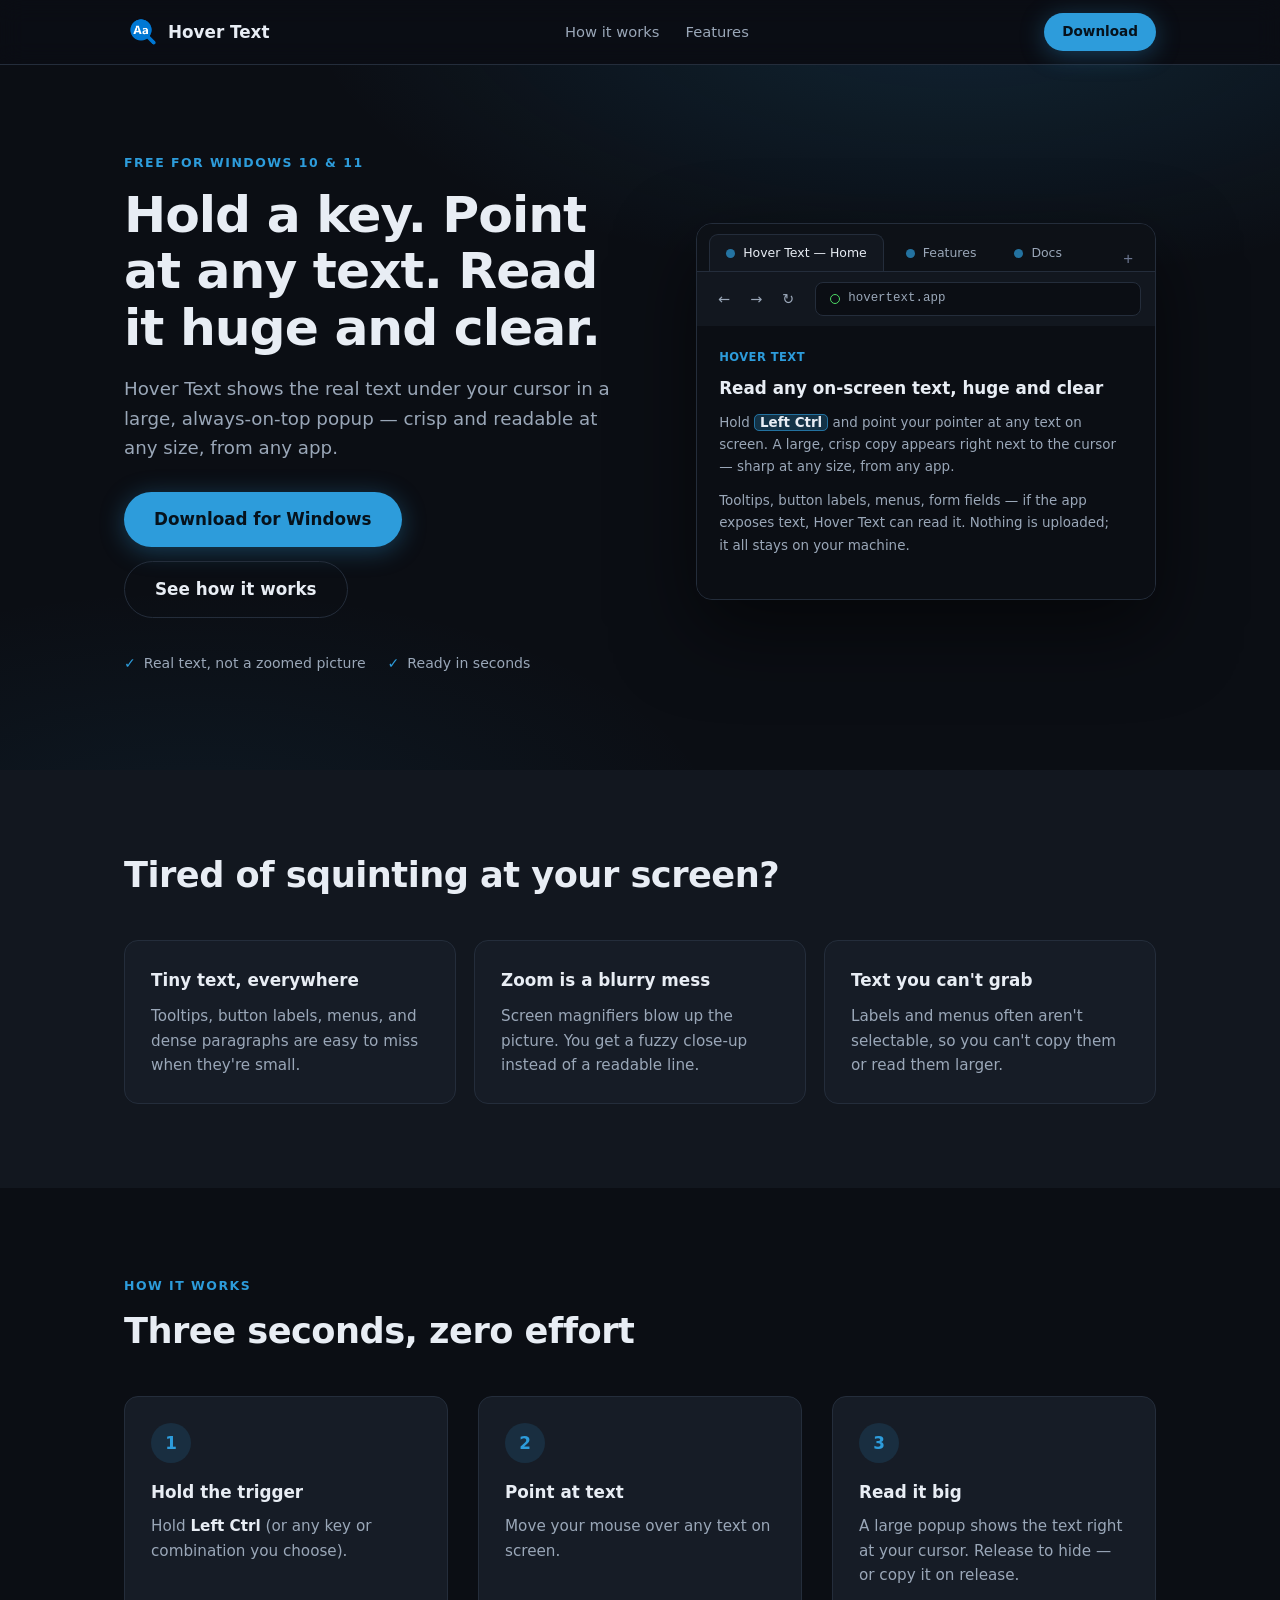
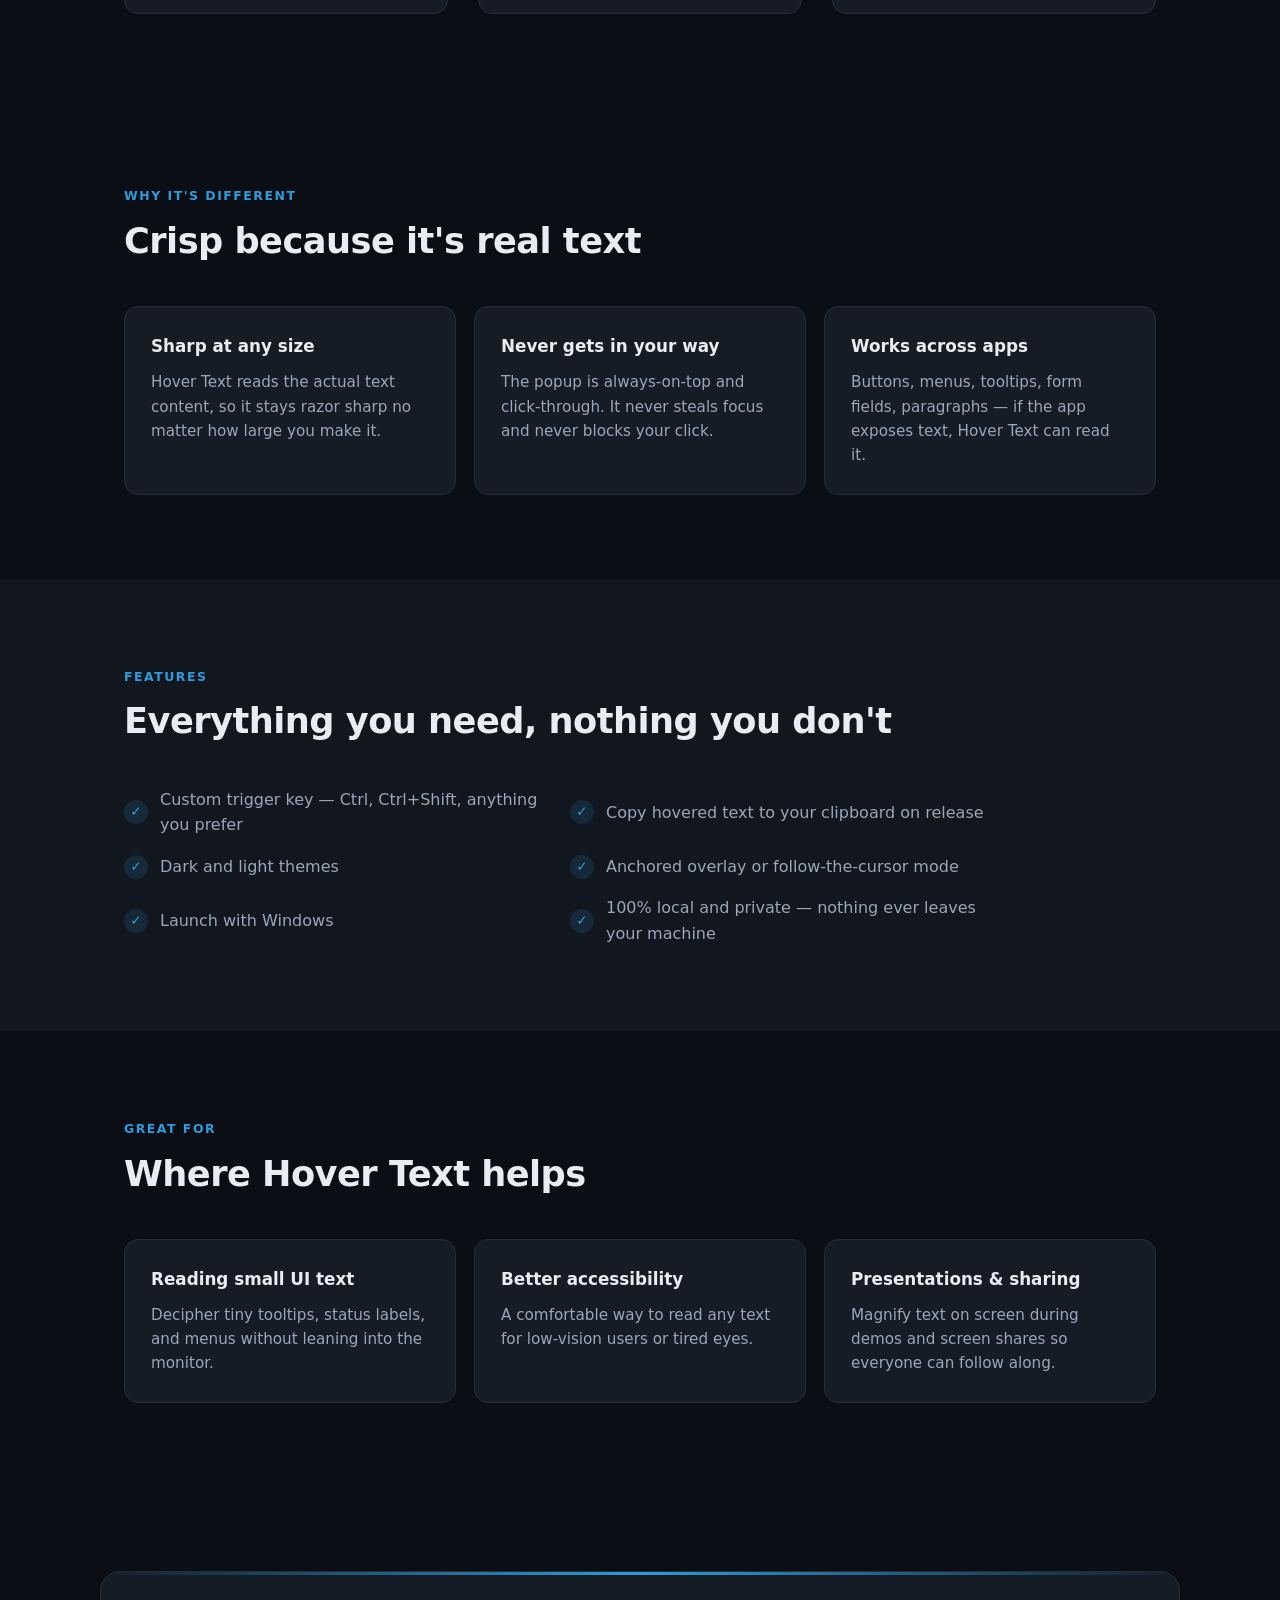
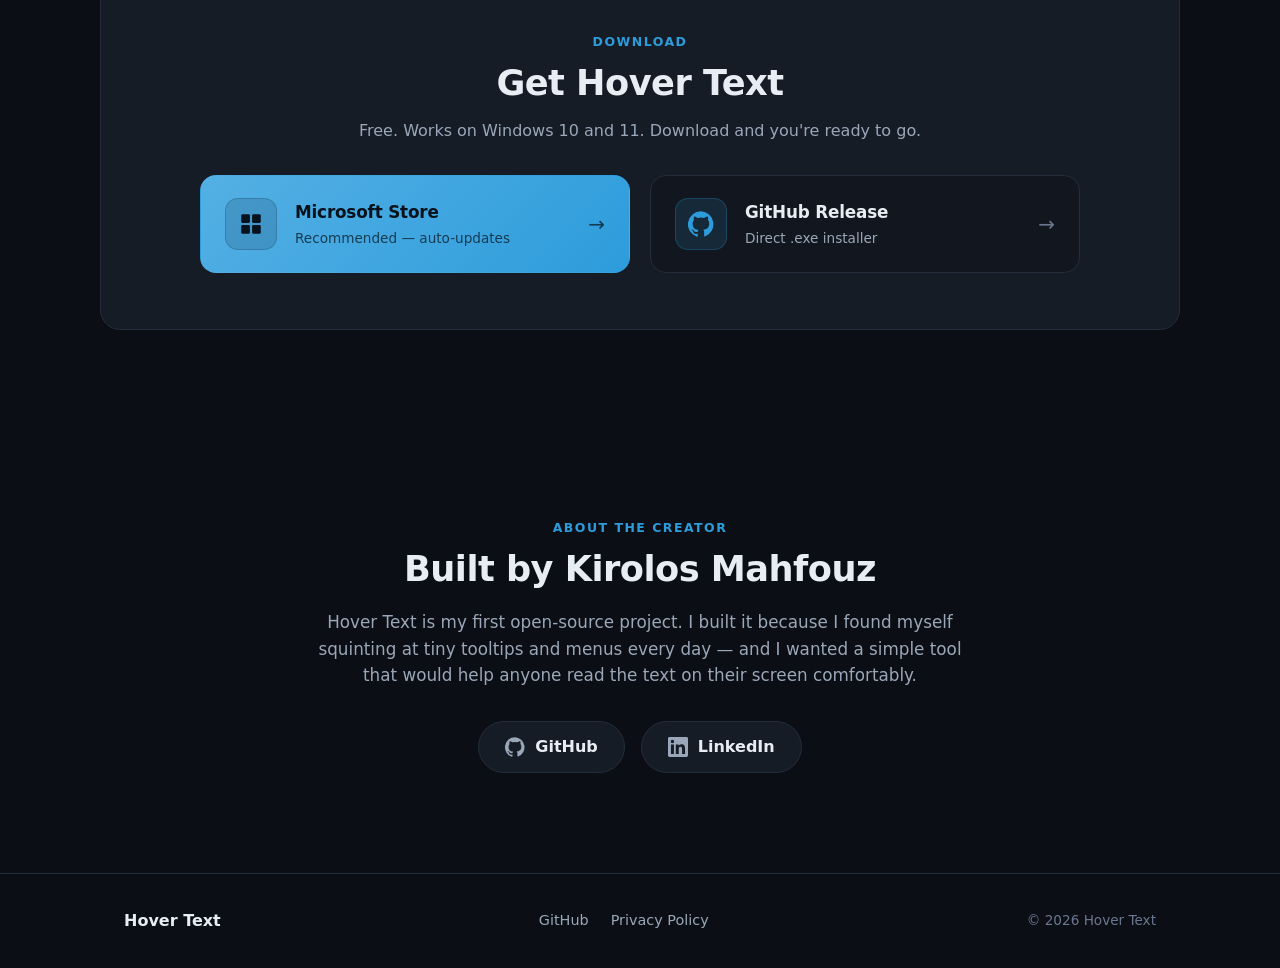
<file: landing/index.html>
<!doctype html>
<html lang="en">
  <head>
    <meta charset="UTF-8" />
    <meta name="viewport" content="width=device-width, initial-scale=1.0" />
    <title>Hover Text — Read any on-screen text, huge and clear</title>
    <meta
      name="description"
      content="Hover Text is a free Windows app that shows the text under your cursor large and crystal clear. Real text — not a blurry zoomed picture."
    />
    <meta property="og:type" content="website" />
    <meta property="og:title" content="Hover Text — Read any on-screen text, huge and clear" />
    <meta
      property="og:description"
      content="Hold a key, point at any text, and read it large and crisp. Free for Windows."
    />
    <meta property="og:url" content="https://Kmg11.github.io/HoverText/" />
    <meta name="twitter:card" content="summary" />
    <meta name="twitter:title" content="Hover Text — Read any on-screen text, huge and clear" />
    <meta
      name="twitter:description"
      content="Hold a key, point at any text, and read it large and crisp. Free for Windows."
    />
    <link rel="icon" type="image/x-icon" href="assets/favicon.ico" />
    <link rel="stylesheet" href="styles.css" />
  </head>
  <body>
    <header class="site-header">
      <nav class="nav container">
        <a class="brand" href="#top">
          <img
            class="brand-mark"
            src="assets/brand.png"
            alt="Hover Text logo"
            width="34"
            height="34"
          />
          <span class="brand-name">Hover Text</span>
        </a>
        <div class="nav-links">
          <a href="#how">How it works</a>
          <a href="#features">Features</a>
        </div>
        <a class="btn btn-primary btn-sm nav-download" href="#download">Download</a>
      </nav>
    </header>

    <main id="top">
      <!-- Hero -->
      <section class="hero">
        <div class="container hero-grid">
          <div class="hero-copy">
            <p class="eyebrow">Free for Windows 10 &amp; 11</p>
            <h1>Hold a key. Point at any text. Read it huge and clear.</h1>
            <p class="hero-sub">
              Hover Text shows the real text under your cursor in a large, always-on-top popup —
              crisp and readable at any size, from any app.
            </p>
            <div class="hero-actions">
              <a class="btn btn-primary btn-lg" href="#download">Download for Windows</a>
              <a class="btn btn-ghost btn-lg" href="#how">See how it works</a>
            </div>
            <ul class="hero-badges">
              <li>Real text, not a zoomed picture</li>
              <li>Ready in seconds</li>
            </ul>
          </div>

          <div class="hero-visual">
            <div class="screen">
              <div class="browser">
                <div class="browser-tabs">
                  <div class="browser-tab is-active" data-hover-text="Hover Text — Home">
                    <span class="tab-dot"></span>
                    <span class="tab-title">Hover Text — Home</span>
                  </div>
                  <div class="browser-tab" data-hover-text="Features">
                    <span class="tab-dot"></span>
                    <span class="tab-title">Features</span>
                  </div>
                  <div class="browser-tab" data-hover-text="Docs">
                    <span class="tab-dot"></span>
                    <span class="tab-title">Docs</span>
                  </div>
                  <button class="tab-new" aria-hidden="true">+</button>
                </div>
                <div class="browser-toolbar">
                  <div class="browser-controls">
                    <span class="browser-btn" data-hover-text="Back">&#8592;</span>
                    <span class="browser-btn" data-hover-text="Forward">&#8594;</span>
                    <span class="browser-btn" data-hover-text="Reload">&#8635;</span>
                  </div>
                  <div class="browser-address" data-hover-text="hovertext.app">
                    <span class="address-icon" aria-hidden="true"></span>
                    hovertext.app
                  </div>
                </div>
                <div class="browser-body">
                  <p class="screen-page-title" data-hover-text="Hover Text">Hover Text</p>
                  <h3
                    class="screen-heading"
                    data-hover-text="Read any on-screen text, huge and clear"
                  >
                    Read any on-screen text, huge and clear
                  </h3>
                  <p
                    class="screen-text"
                    data-hover-text="Hold Left Ctrl and point your pointer at any text on screen. A large, crisp copy appears right next to the cursor — sharp at any size, from any app."
                  >
                    Hold
                    <mark class="spot">Left Ctrl</mark>
                    and point your pointer at any text on screen. A large, crisp copy appears right
                    next to the cursor — sharp at any size, from any app.
                  </p>
                  <p
                    class="screen-text"
                    data-hover-text="Tooltips, button labels, menus, form fields — if the app exposes text, Hover Text can read it. Nothing is uploaded; it all stays on your machine."
                  >
                    Tooltips, button labels, menus, form fields — if the app exposes text, Hover
                    Text can read it. Nothing is uploaded; it all stays on your machine.
                  </p>
                </div>
              </div>
              <div class="hover-popup" role="presentation">
                <span class="hover-popup-text"></span>
              </div>
            </div>
          </div>
        </div>
      </section>

      <!-- Problem -->
      <section class="problem">
        <div class="container">
          <h2 class="section-title">Tired of squinting at your screen?</h2>
          <div class="cards three">
            <div class="card">
              <h3>Tiny text, everywhere</h3>
              <p>
                Tooltips, button labels, menus, and dense paragraphs are easy to miss when they're
                small.
              </p>
            </div>
            <div class="card">
              <h3>Zoom is a blurry mess</h3>
              <p>
                Screen magnifiers blow up the picture. You get a fuzzy close-up instead of a
                readable line.
              </p>
            </div>
            <div class="card">
              <h3>Text you can't grab</h3>
              <p>
                Labels and menus often aren't selectable, so you can't copy them or read them
                larger.
              </p>
            </div>
          </div>
        </div>
      </section>

      <!-- How it works -->
      <section id="how" class="how">
        <div class="container">
          <p class="eyebrow">How it works</p>
          <h2 class="section-title">Three seconds, zero effort</h2>
          <div class="steps">
            <div class="step">
              <span class="step-num">1</span>
              <h3>Hold the trigger</h3>
              <p>
                Hold
                <strong>Left Ctrl</strong>
                (or any key or combination you choose).
              </p>
            </div>
            <div class="step">
              <span class="step-num">2</span>
              <h3>Point at text</h3>
              <p>Move your mouse over any text on screen.</p>
            </div>
            <div class="step">
              <span class="step-num">3</span>
              <h3>Read it big</h3>
              <p>
                A large popup shows the text right at your cursor. Release to hide — or copy it on
                release.
              </p>
            </div>
          </div>
        </div>
      </section>

      <!-- Why different -->
      <section class="why">
        <div class="container">
          <p class="eyebrow">Why it's different</p>
          <h2 class="section-title">Crisp because it's real text</h2>
          <div class="cards three">
            <div class="card">
              <h3>Sharp at any size</h3>
              <p>
                Hover Text reads the actual text content, so it stays razor sharp no matter how
                large you make it.
              </p>
            </div>
            <div class="card">
              <h3>Never gets in your way</h3>
              <p>
                The popup is always-on-top and click-through. It never steals focus and never blocks
                your click.
              </p>
            </div>
            <div class="card">
              <h3>Works across apps</h3>
              <p>
                Buttons, menus, tooltips, form fields, paragraphs — if the app exposes text, Hover
                Text can read it.
              </p>
            </div>
          </div>
        </div>
      </section>

      <!-- Features -->
      <section id="features" class="features">
        <div class="container">
          <p class="eyebrow">Features</p>
          <h2 class="section-title">Everything you need, nothing you don't</h2>
          <ul class="feature-list">
            <li>Custom trigger key — Ctrl, Ctrl+Shift, anything you prefer</li>
            <li>Copy hovered text to your clipboard on release</li>
            <li>Dark and light themes</li>
            <li>Anchored overlay or follow-the-cursor mode</li>
            <li>Launch with Windows</li>
            <li>100% local and private — nothing ever leaves your machine</li>
          </ul>
        </div>
      </section>

      <!-- Use cases -->
      <section class="use-cases">
        <div class="container">
          <p class="eyebrow">Great for</p>
          <h2 class="section-title">Where Hover Text helps</h2>
          <div class="cards three">
            <div class="card">
              <h3>Reading small UI text</h3>
              <p>
                Decipher tiny tooltips, status labels, and menus without leaning into the monitor.
              </p>
            </div>
            <div class="card">
              <h3>Better accessibility</h3>
              <p>A comfortable way to read any text for low-vision users or tired eyes.</p>
            </div>
            <div class="card">
              <h3>Presentations &amp; sharing</h3>
              <p>
                Magnify text on screen during demos and screen shares so everyone can follow along.
              </p>
            </div>
          </div>
        </div>
      </section>

      <!-- Download -->
      <section id="download" class="download">
        <div class="container download-box">
          <p class="eyebrow">Download</p>
          <h2 class="section-title">Get Hover Text</h2>
          <p class="download-sub">
            Free. Works on Windows 10 and 11. Download and you're ready to go.
          </p>
          <div class="download-actions">
            <a
              id="download-store"
              class="dl-card dl-store"
              href="https://apps.microsoft.com/store/detail/XP9JZ6TH8V2H1T"
              target="_blank"
              rel="noopener noreferrer"
            >
              <span class="dl-icon">
                <svg
                  viewBox="0 0 24 24"
                  width="26"
                  height="26"
                  fill="currentColor"
                  aria-hidden="true"
                >
                  <rect x="3" y="3" width="8" height="8" rx="1.2" />
                  <rect x="13" y="3" width="8" height="8" rx="1.2" />
                  <rect x="3" y="13" width="8" height="8" rx="1.2" />
                  <rect x="13" y="13" width="8" height="8" rx="1.2" />
                </svg>
              </span>
              <span class="dl-copy">
                <span class="dl-title">Microsoft Store</span>
                <span class="dl-sub">Recommended — auto-updates</span>
              </span>
              <span class="dl-arrow" aria-hidden="true">&#8594;</span>
            </a>
            <a
              id="download-github"
              class="dl-card dl-github"
              href="https://github.com/Kmg11/HoverText/releases/latest"
              target="_blank"
              rel="noopener noreferrer"
            >
              <span class="dl-icon">
                <svg
                  viewBox="0 0 24 24"
                  width="26"
                  height="26"
                  fill="currentColor"
                  aria-hidden="true"
                >
                  <path
                    d="M12 .3a12 12 0 0 0-3.8 23.4c.6.1.8-.3.8-.6v-2c-3.3.7-4-1.6-4-1.6-.6-1.4-1.4-1.8-1.4-1.8-1-.7.1-.7.1-.7 1.2.1 1.8 1.2 1.8 1.2 1.1 1.8 2.8 1.3 3.5 1 .1-.8.4-1.3.8-1.6-2.7-.3-5.5-1.3-5.5-6 0-1.3.5-2.4 1.2-3.2-.1-.3-.5-1.5.1-3.2 0 0 1-.3 3.3 1.2a11.5 11.5 0 0 1 6 0C17.3 4.6 18.3 5 18.3 5c.6 1.7.2 2.9.1 3.2.8.8 1.2 1.9 1.2 3.2 0 4.7-2.8 5.7-5.5 6 .4.4.8 1.1.8 2.2v3.3c0 .3.2.7.8.6A12 12 0 0 0 12 .3z"
                  />
                </svg>
              </span>
              <span class="dl-copy">
                <span class="dl-title">GitHub Release</span>
                <span class="dl-sub">Direct .exe installer</span>
              </span>
              <span class="dl-arrow" aria-hidden="true">&#8594;</span>
            </a>
          </div>
        </div>
      </section>

      <!-- About the creator -->
      <section id="about" class="about">
        <div class="container about-box">
          <p class="eyebrow">About the creator</p>
          <h2 class="section-title">Built by Kirolos Mahfouz</h2>
          <p class="about-text">
            Hover Text is my first open-source project. I built it because I found myself squinting
            at tiny tooltips and menus every day — and I wanted a simple tool that would help anyone
            read the text on their screen comfortably.
          </p>
          <div class="about-links">
            <a
              class="social-btn"
              href="https://github.com/Kmg11"
              target="_blank"
              rel="noopener noreferrer"
            >
              <svg
                viewBox="0 0 24 24"
                width="20"
                height="20"
                fill="currentColor"
                aria-hidden="true"
              >
                <path
                  d="M12 .3a12 12 0 0 0-3.8 23.4c.6.1.8-.3.8-.6v-2c-3.3.7-4-1.6-4-1.6-.6-1.4-1.4-1.8-1.4-1.8-1-.7.1-.7.1-.7 1.2.1 1.8 1.2 1.8 1.2 1.1 1.8 2.8 1.3 3.5 1 .1-.8.4-1.3.8-1.6-2.7-.3-5.5-1.3-5.5-6 0-1.3.5-2.4 1.2-3.2-.1-.3-.5-1.5.1-3.2 0 0 1-.3 3.3 1.2a11.5 11.5 0 0 1 6 0C17.3 4.6 18.3 5 18.3 5c.6 1.7.2 2.9.1 3.2.8.8 1.2 1.9 1.2 3.2 0 4.7-2.8 5.7-5.5 6 .4.4.8 1.1.8 2.2v3.3c0 .3.2.7.8.6A12 12 0 0 0 12 .3z"
                />
              </svg>
              GitHub
            </a>
            <a
              class="social-btn"
              href="https://www.linkedin.com/in/kirolos-mahfouz/"
              target="_blank"
              rel="noopener noreferrer"
            >
              <svg
                viewBox="0 0 24 24"
                width="20"
                height="20"
                fill="currentColor"
                aria-hidden="true"
              >
                <path
                  d="M20.45 20.45h-3.55v-5.57c0-1.33-.03-3.04-1.85-3.04-1.85 0-2.14 1.45-2.14 2.94v5.67H9.36V9h3.41v1.56h.05c.47-.9 1.63-1.85 3.36-1.85 3.6 0 4.27 2.37 4.27 5.45v6.29zM5.34 7.43a2.06 2.06 0 1 1 0-4.13 2.06 2.06 0 0 1 0 4.13zM7.12 20.45H3.56V9h3.56v11.45zM22.22 0H1.77C.79 0 0 .77 0 1.73v20.54C0 23.23.79 24 1.77 24h20.45c.98 0 1.78-.77 1.78-1.73V1.73C24 .77 23.2 0 22.22 0z"
                />
              </svg>
              LinkedIn
            </a>
          </div>
        </div>
      </section>
    </main>

    <footer class="site-footer">
      <div class="container footer-inner">
        <span class="footer-brand">Hover Text</span>
        <div class="footer-links">
          <a href="https://github.com/Kmg11/HoverText" target="_blank" rel="noopener noreferrer">
            GitHub
          </a>
          <a href="privacy.html">Privacy Policy</a>
        </div>
        <span class="footer-copy">
          &copy;
          <span id="year"></span>
          Hover Text
        </span>
      </div>
    </footer>

    <script src="app.js"></script>
  </body>
</html>
</file>
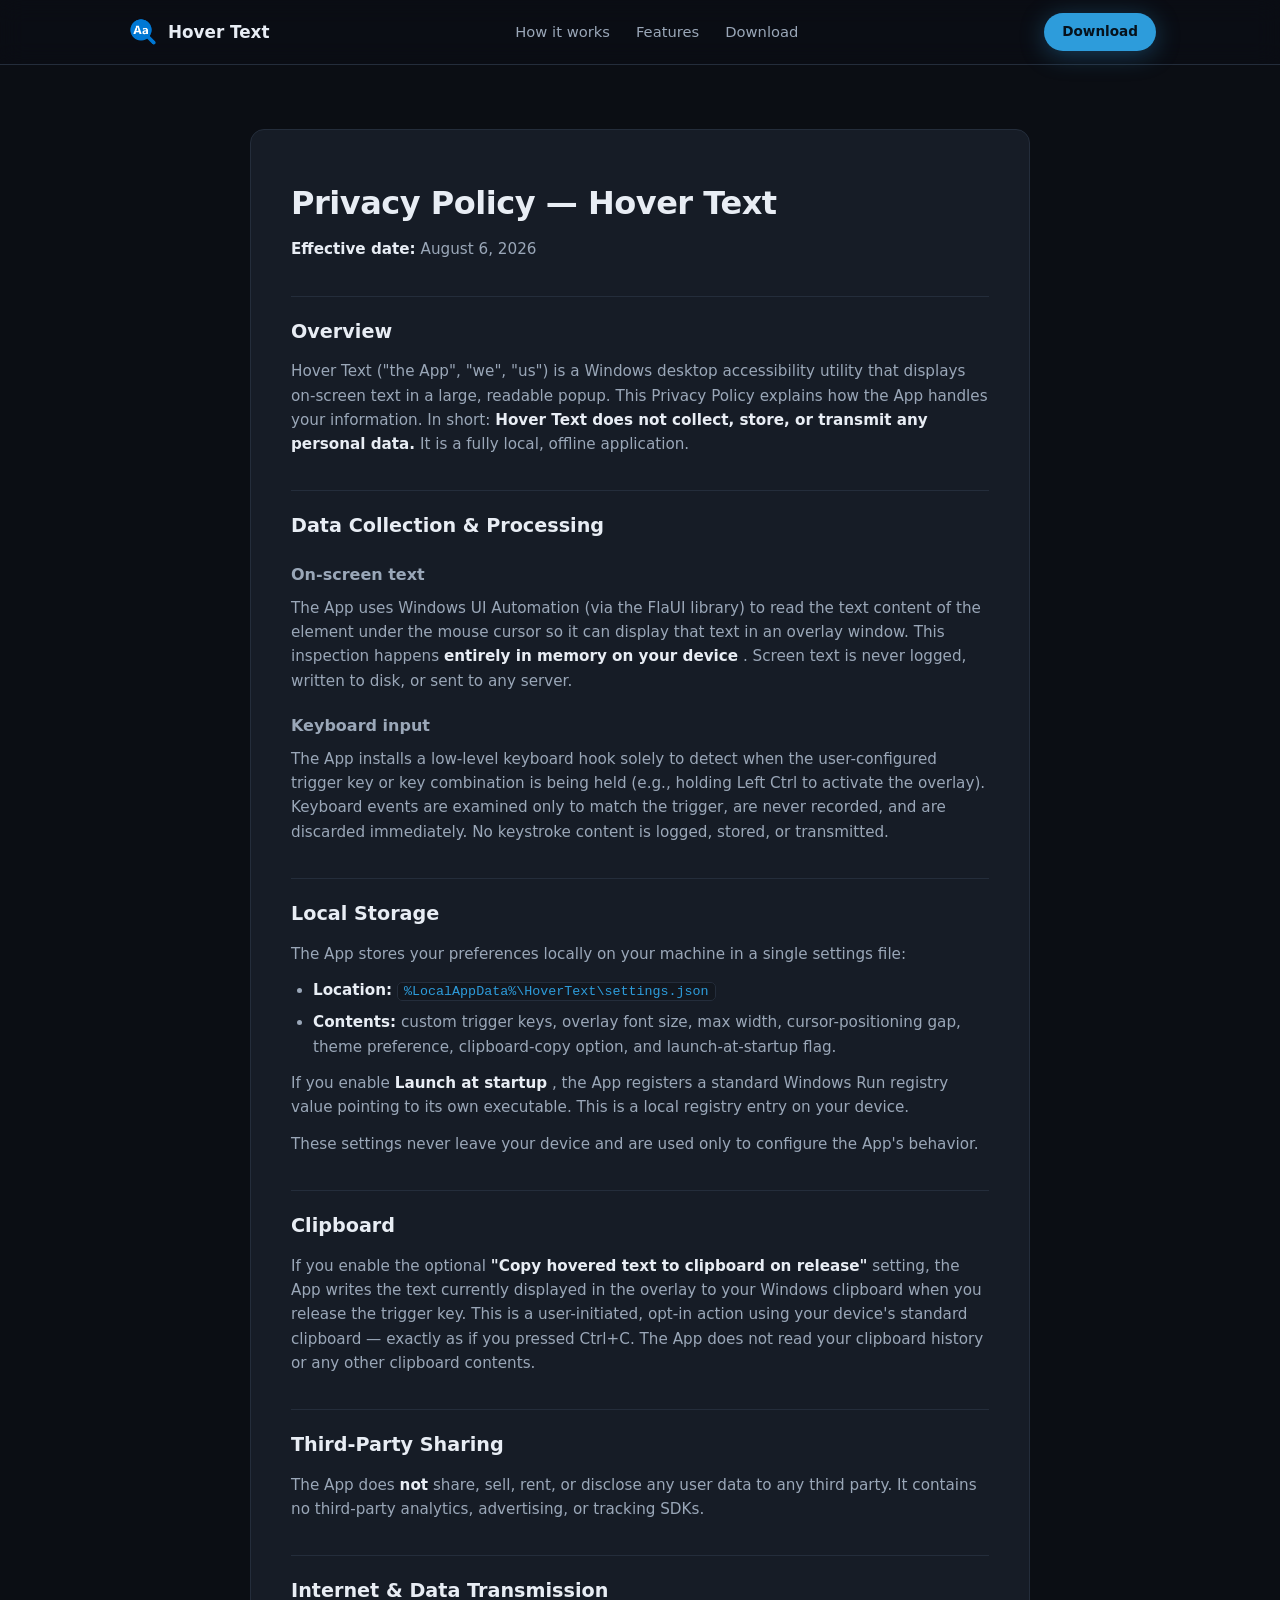
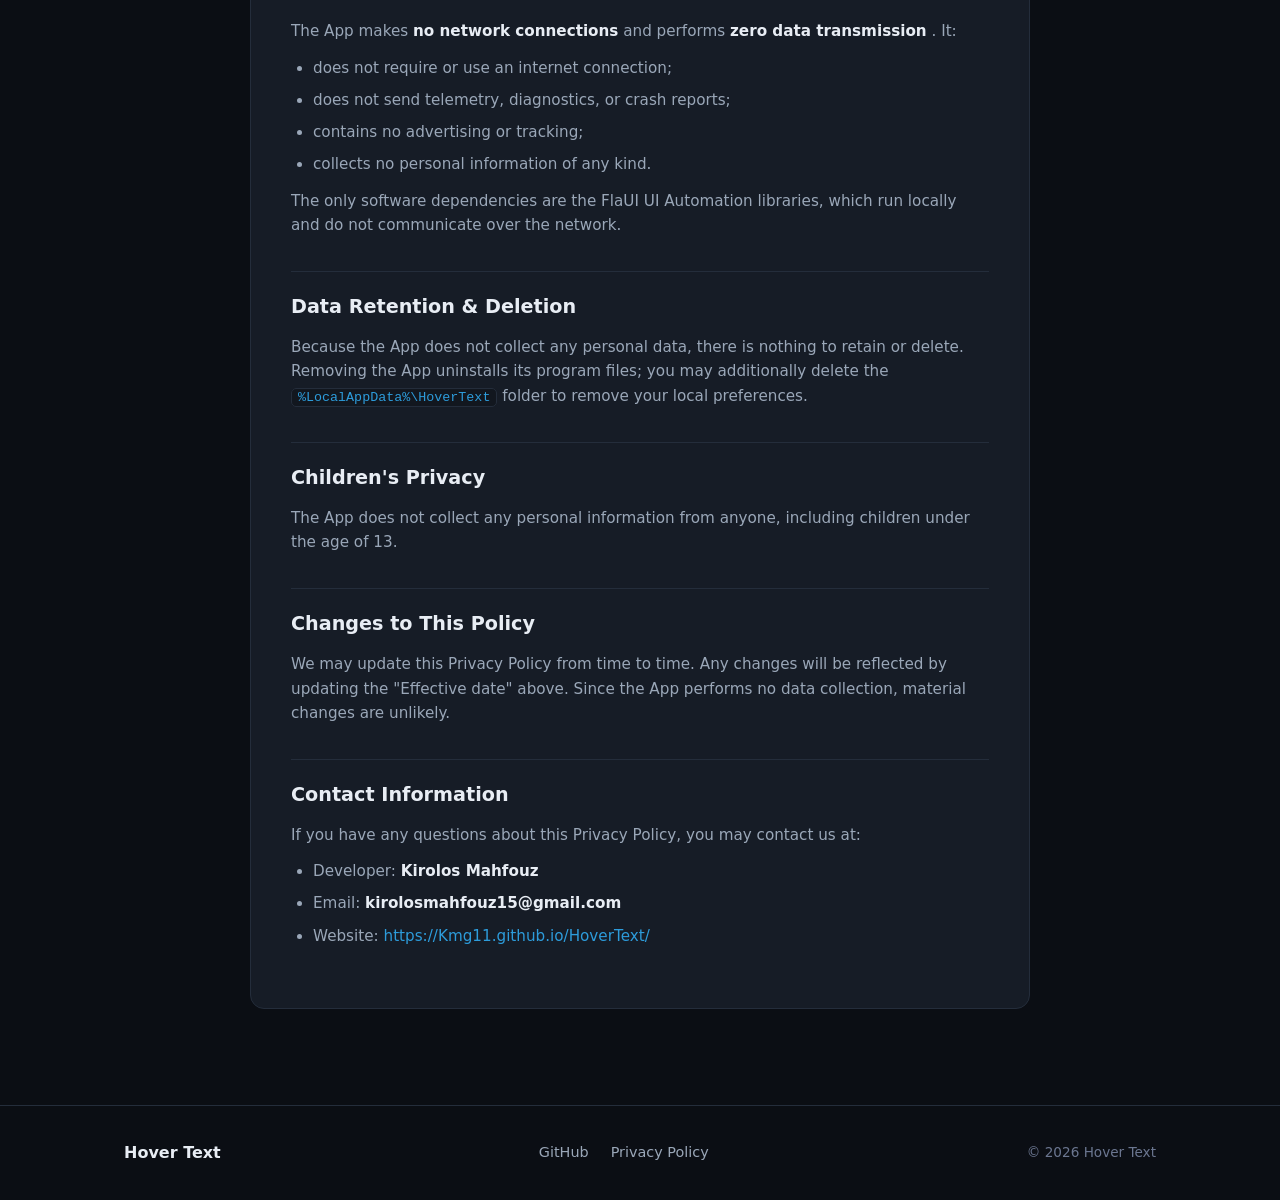
<file: landing/privacy.html>
<!doctype html>
<html lang="en">
  <head>
    <meta charset="UTF-8" />
    <meta name="viewport" content="width=device-width, initial-scale=1.0" />
    <title>Privacy Policy — Hover Text</title>
    <meta
      name="description"
      content="Hover Text is fully local and offline. It does not collect, store, or transmit any personal data."
    />
    <meta property="og:type" content="website" />
    <meta property="og:title" content="Privacy Policy — Hover Text" />
    <meta property="og:url" content="https://Kmg11.github.io/HoverText/privacy.html" />
    <link rel="icon" type="image/x-icon" href="assets/favicon.ico" />
    <link rel="stylesheet" href="styles.css" />
  </head>
  <body>
    <header class="site-header">
      <nav class="nav container">
        <a class="brand" href="index.html">
          <img
            class="brand-mark"
            src="assets/brand.png"
            alt="Hover Text logo"
            width="34"
            height="34"
          />
          <span class="brand-name">Hover Text</span>
        </a>
        <div class="nav-links">
          <a href="index.html#how">How it works</a>
          <a href="index.html#features">Features</a>
          <a href="index.html#download">Download</a>
        </div>
        <a class="btn btn-primary btn-sm nav-download" href="index.html#download">Download</a>
      </nav>
    </header>

    <main>
      <section class="legal">
        <div class="container legal-box">
          <h1>Privacy Policy — Hover Text</h1>
          <p class="legal-date">
            <strong>Effective date:</strong>
            August 6, 2026
          </p>

          <h2>Overview</h2>
          <p>
            Hover Text ("the App", "we", "us") is a Windows desktop accessibility utility that
            displays on-screen text in a large, readable popup. This Privacy Policy explains how the
            App handles your information. In short:
            <strong>Hover Text does not collect, store, or transmit any personal data.</strong>
            It is a fully local, offline application.
          </p>

          <h2>Data Collection &amp; Processing</h2>

          <h3>On-screen text</h3>
          <p>
            The App uses Windows UI Automation (via the FlaUI library) to read the text content of
            the element under the mouse cursor so it can display that text in an overlay window.
            This inspection happens
            <strong>entirely in memory on your device</strong>
            . Screen text is never logged, written to disk, or sent to any server.
          </p>

          <h3>Keyboard input</h3>
          <p>
            The App installs a low-level keyboard hook solely to detect when the user-configured
            trigger key or key combination is being held (e.g., holding Left Ctrl to activate the
            overlay). Keyboard events are examined only to match the trigger, are never recorded,
            and are discarded immediately. No keystroke content is logged, stored, or transmitted.
          </p>

          <h2>Local Storage</h2>
          <p>The App stores your preferences locally on your machine in a single settings file:</p>
          <ul>
            <li>
              <strong>Location:</strong>
              <code>%LocalAppData%\HoverText\settings.json</code>
            </li>
            <li>
              <strong>Contents:</strong>
              custom trigger keys, overlay font size, max width, cursor-positioning gap, theme
              preference, clipboard-copy option, and launch-at-startup flag.
            </li>
          </ul>
          <p>
            If you enable
            <strong>Launch at startup</strong>
            , the App registers a standard Windows Run registry value pointing to its own
            executable. This is a local registry entry on your device.
          </p>
          <p>
            These settings never leave your device and are used only to configure the App's
            behavior.
          </p>

          <h2>Clipboard</h2>
          <p>
            If you enable the optional
            <strong>"Copy hovered text to clipboard on release"</strong>
            setting, the App writes the text currently displayed in the overlay to your Windows
            clipboard when you release the trigger key. This is a user-initiated, opt-in action
            using your device's standard clipboard — exactly as if you pressed Ctrl+C. The App does
            not read your clipboard history or any other clipboard contents.
          </p>

          <h2>Third-Party Sharing</h2>
          <p>
            The App does
            <strong>not</strong>
            share, sell, rent, or disclose any user data to any third party. It contains no
            third-party analytics, advertising, or tracking SDKs.
          </p>

          <h2>Internet &amp; Data Transmission</h2>
          <p>
            The App makes
            <strong>no network connections</strong>
            and performs
            <strong>zero data transmission</strong>
            . It:
          </p>
          <ul>
            <li>does not require or use an internet connection;</li>
            <li>does not send telemetry, diagnostics, or crash reports;</li>
            <li>contains no advertising or tracking;</li>
            <li>collects no personal information of any kind.</li>
          </ul>
          <p>
            The only software dependencies are the FlaUI UI Automation libraries, which run locally
            and do not communicate over the network.
          </p>

          <h2>Data Retention &amp; Deletion</h2>
          <p>
            Because the App does not collect any personal data, there is nothing to retain or
            delete. Removing the App uninstalls its program files; you may additionally delete the
            <code>%LocalAppData%\HoverText</code>
            folder to remove your local preferences.
          </p>

          <h2>Children's Privacy</h2>
          <p>
            The App does not collect any personal information from anyone, including children under
            the age of 13.
          </p>

          <h2>Changes to This Policy</h2>
          <p>
            We may update this Privacy Policy from time to time. Any changes will be reflected by
            updating the "Effective date" above. Since the App performs no data collection, material
            changes are unlikely.
          </p>

          <h2>Contact Information</h2>
          <p>If you have any questions about this Privacy Policy, you may contact us at:</p>
          <ul>
            <li>
              Developer:
              <strong>Kirolos Mahfouz</strong>
            </li>
            <li>
              Email:
              <strong>kirolosmahfouz15@gmail.com</strong>
            </li>
            <li>
              Website:
              <a href="https://Kmg11.github.io/HoverText/">https://Kmg11.github.io/HoverText/</a>
            </li>
          </ul>
        </div>
      </section>
    </main>

    <footer class="site-footer">
      <div class="container footer-inner">
        <span class="footer-brand">Hover Text</span>
        <div class="footer-links">
          <a href="https://github.com/Kmg11/HoverText" target="_blank" rel="noopener noreferrer">
            GitHub
          </a>
          <a href="privacy.html">Privacy Policy</a>
        </div>
        <span class="footer-copy">
          &copy;
          <span id="year"></span>
          Hover Text
        </span>
      </div>
    </footer>

    <script src="app.js"></script>
  </body>
</html>
</file>
<file: landing/styles.css>
:root {
  --bg: #0b0e14;
  --bg-elev: #12171f;
  --bg-card: #161c26;
  --bg-card-hover: #1a2230;
  --border: #242d3b;
  --text: #e8edf4;
  --text-dim: #9aa7b8;
  --text-faint: #6b7690;
  --accent: #2d9cdb;
  --accent-hover: #54b0e4;
  --accent-soft: rgba(45, 156, 219, 0.14);
  --radius: 14px;
  --radius-sm: 9px;
  --max-w: 1080px;
  --font: 'Segoe UI', system-ui, Roboto, 'Helvetica Neue', Arial, sans-serif;
}

* {
  box-sizing: border-box;
  margin: 0;
  padding: 0;
}

html {
  scroll-behavior: smooth;
}

body {
  font-family: var(--font);
  background: var(--bg);
  color: var(--text);
  line-height: 1.6;
  -webkit-font-smoothing: antialiased;
}

.container {
  max-width: var(--max-w);
  margin: 0 auto;
  padding: 0 24px;
}

/* ---------- Buttons ---------- */

.btn {
  display: inline-block;
  border-radius: 999px;
  font-weight: 600;
  text-decoration: none;
  text-align: center;
  transition:
    background 0.15s ease,
    transform 0.1s ease,
    box-shadow 0.15s ease;
  cursor: pointer;
}

.btn:active {
  transform: translateY(1px);
}

.btn-primary {
  background: var(--accent);
  color: #06121c;
  box-shadow: 0 4px 24px rgba(45, 156, 219, 0.35);
}

.btn-primary:hover {
  background: var(--accent-hover);
  box-shadow: 0 6px 30px rgba(45, 156, 219, 0.5);
}

.btn-ghost {
  border: 1px solid var(--border);
  color: var(--text);
  background: transparent;
}

.btn-ghost:hover {
  border-color: var(--text-dim);
  background: var(--bg-elev);
}

.btn-sm {
  padding: 8px 18px;
  font-size: 0.85rem;
}
.btn-lg {
  padding: 14px 30px;
  font-size: 1.05rem;
}

/* ---------- Header / nav ---------- */

.site-header {
  position: sticky;
  top: 0;
  z-index: 50;
  background: rgba(11, 14, 20, 0.85);
  backdrop-filter: blur(12px);
  -webkit-backdrop-filter: blur(12px);
  border-bottom: 1px solid var(--border);
}

.nav {
  display: flex;
  align-items: center;
  justify-content: space-between;
  height: 64px;
  gap: 20px;
}

.brand {
  display: flex;
  align-items: center;
  gap: 10px;
  text-decoration: none;
  color: var(--text);
  font-weight: 700;
  font-size: 1.05rem;
}

.brand-mark {
  width: 34px;
  height: 34px;
  border-radius: 9px;
  object-fit: contain;
}

.nav-links {
  display: flex;
  gap: 26px;
}

.nav-links a {
  color: var(--text-dim);
  text-decoration: none;
  font-size: 0.92rem;
  font-weight: 500;
  transition: color 0.15s ease;
}

.nav-links a:hover {
  color: var(--text);
}

.nav-download {
  display: inline-block;
}

/* ---------- Hero ---------- */

.hero {
  padding: 84px 0 96px;
  background:
    radial-gradient(1100px 480px at 75% -10%, rgba(45, 156, 219, 0.16), transparent 60%),
    radial-gradient(900px 420px at 15% 110%, rgba(45, 156, 219, 0.08), transparent 60%);
}

.hero-grid {
  display: grid;
  grid-template-columns: 1.05fr 0.95fr;
  gap: 64px;
  align-items: center;
}

.eyebrow {
  display: inline-block;
  text-transform: uppercase;
  letter-spacing: 0.12em;
  font-size: 0.78rem;
  font-weight: 700;
  color: var(--accent);
  margin-bottom: 14px;
}

.hero h1 {
  font-size: clamp(2rem, 4.4vw, 3.15rem);
  line-height: 1.12;
  letter-spacing: -0.02em;
  margin-bottom: 18px;
}

.hero-sub {
  font-size: 1.14rem;
  color: var(--text-dim);
  max-width: 34em;
  margin-bottom: 30px;
}

.hero-actions {
  display: flex;
  flex-wrap: wrap;
  gap: 14px;
  margin-bottom: 34px;
}

.hero-badges {
  list-style: none;
  display: flex;
  flex-wrap: wrap;
  gap: 10px 22px;
  font-size: 0.88rem;
  color: var(--text-dim);
}

.hero-badges li::before {
  content: '✓';
  color: var(--accent);
  font-weight: 700;
  margin-right: 8px;
}

/* Hero screen mockup */

.hero-visual {
  position: relative;
}

.screen {
  position: relative;
  border-radius: 16px;
  border: 1px solid var(--border);
  background: var(--bg-elev);
  box-shadow: 0 30px 80px rgba(0, 0, 0, 0.55);
  overflow: hidden;
}

/* Browser chrome */

.browser-tabs {
  display: flex;
  align-items: flex-end;
  gap: 6px;
  padding: 10px 12px 0;
  background: #0d1117;
  border-bottom: 1px solid var(--border);
}

.browser-tab {
  display: flex;
  align-items: center;
  gap: 8px;
  padding: 8px 16px;
  border-radius: 9px 9px 0 0;
  font-size: 0.78rem;
  color: var(--text-dim);
  background: transparent;
  max-width: 190px;
  white-space: nowrap;
  overflow: hidden;
}

.browser-tab.is-active {
  background: var(--bg-elev);
  color: var(--text);
  border: 1px solid var(--border);
  border-bottom: none;
}

.tab-dot {
  flex-shrink: 0;
  width: 9px;
  height: 9px;
  border-radius: 50%;
  background: var(--accent);
  opacity: 0.7;
}

.tab-title {
  overflow: hidden;
  text-overflow: ellipsis;
}

.tab-new {
  margin-left: auto;
  background: none;
  border: none;
  color: var(--text-faint);
  font-size: 1.05rem;
  line-height: 1;
  padding: 4px 10px;
  cursor: default;
}

.browser-toolbar {
  display: flex;
  align-items: center;
  gap: 14px;
  padding: 10px 14px;
  background: var(--bg-elev);
}

.browser-controls {
  display: flex;
  gap: 6px;
}

.browser-btn {
  width: 26px;
  height: 26px;
  display: grid;
  place-items: center;
  border-radius: 6px;
  color: var(--text-dim);
  background: transparent;
  font-size: 0.9rem;
}

.browser-address {
  flex: 1;
  display: flex;
  align-items: center;
  gap: 8px;
  background: var(--bg);
  border: 1px solid var(--border);
  border-radius: 8px;
  padding: 6px 14px;
  font-size: 0.78rem;
  color: var(--text-dim);
  font-family: Consolas, 'Cascadia Code', monospace;
}

.address-icon {
  width: 10px;
  height: 10px;
  border-radius: 50%;
  border: 1.5px solid #4cd964;
  flex-shrink: 0;
}

/* Browser content */

.browser-body {
  padding: 22px 22px 30px;
  background: var(--bg);
}

.screen-page-title {
  font-size: 0.72rem;
  font-weight: 600;
  letter-spacing: 0.04em;
  text-transform: uppercase;
  color: var(--accent);
  margin-bottom: 8px;
}

.screen-heading {
  font-size: 1.05rem;
  font-weight: 600;
  color: var(--text);
  margin: 0 0 10px;
}

.screen-text {
  font-size: 0.84rem;
  line-height: 1.65;
  color: var(--text-dim);
  margin-bottom: 12px;
  max-width: 96%;
}

mark.spot {
  background: rgba(45, 156, 219, 0.25);
  color: var(--text);
  padding: 0 5px;
  border-radius: 5px;
  border: 1px solid rgba(45, 156, 219, 0.6);
  font-weight: 600;
}

/* The real Hover Text overlay: dark, rounded, white border, drop shadow */

.hover-popup {
  position: absolute;
  display: flex;
  flex-direction: column;
  align-items: stretch;
  background: rgba(30, 30, 30, 0.93);
  border: 1px solid rgba(255, 255, 255, 0.33);
  border-radius: 10px;
  padding: 14px 22px;
  box-shadow: 0 18px 50px rgba(0, 0, 0, 0.55);
  max-width: min(82%, 420px);
  opacity: 0;
  transform: scale(0.95);
  transition:
    opacity 0.1s ease,
    transform 0.1s ease;
  pointer-events: none;
  will-change: left, top;
  z-index: 5;
}

.hover-popup.visible {
  opacity: 1;
  transform: scale(1);
}

.hover-popup-text {
  font-family: 'Segoe UI', sans-serif;
  font-size: 1.4rem;
  font-weight: 600;
  color: #ffffff;
  letter-spacing: -0.01em;
  line-height: 1.2;
  text-align: left;
  overflow-wrap: anywhere;
}

/* ---------- Sections ---------- */

section {
  padding: 84px 0;
}

.section-title {
  font-size: clamp(1.6rem, 3.2vw, 2.2rem);
  letter-spacing: -0.015em;
  line-height: 1.2;
  margin-bottom: 44px;
}

.problem,
.features {
  background: var(--bg-elev);
}

.cards {
  display: grid;
  gap: 18px;
}

.cards.three {
  grid-template-columns: repeat(3, 1fr);
}

.card {
  background: var(--bg-card);
  border: 1px solid var(--border);
  border-radius: var(--radius);
  padding: 26px;
  transition:
    transform 0.15s ease,
    background 0.15s ease,
    border-color 0.15s ease;
}

.card:hover {
  background: var(--bg-card-hover);
  border-color: #2e3a4d;
  transform: translateY(-3px);
}

.card h3 {
  font-size: 1.05rem;
  margin-bottom: 10px;
}

.card p {
  color: var(--text-dim);
  font-size: 0.95rem;
}

/* ---------- Steps ---------- */

.steps {
  display: grid;
  grid-template-columns: repeat(3, 1fr);
  gap: 30px;
  counter-reset: step;
}

.step {
  position: relative;
  padding: 26px;
  border: 1px solid var(--border);
  border-radius: var(--radius);
  background: var(--bg-card);
}

.step-num {
  display: grid;
  place-items: center;
  width: 40px;
  height: 40px;
  border-radius: 50%;
  background: var(--accent-soft);
  color: var(--accent);
  font-weight: 700;
  font-size: 1.05rem;
  margin-bottom: 16px;
}

.step h3 {
  font-size: 1.05rem;
  margin-bottom: 8px;
}
.step p {
  color: var(--text-dim);
  font-size: 0.95rem;
}
.step strong {
  color: var(--text);
}

/* ---------- Feature list ---------- */

.feature-list {
  list-style: none;
  display: grid;
  grid-template-columns: repeat(2, 1fr);
  gap: 16px 32px;
  max-width: 860px;
}

.feature-list li {
  display: flex;
  align-items: center;
  gap: 12px;
  color: var(--text-dim);
  font-size: 1rem;
}

.feature-list li::before {
  content: '✓';
  display: grid;
  place-items: center;
  flex-shrink: 0;
  width: 24px;
  height: 24px;
  border-radius: 50%;
  background: var(--accent-soft);
  color: var(--accent);
  font-weight: 700;
  font-size: 0.85rem;
}

/* ---------- Download ---------- */

.download {
  padding-bottom: 100px;
}

.download-box {
  text-align: center;
  background: var(--bg-card);
  border: 1px solid var(--border);
  border-radius: 20px;
  padding: 56px 32px;
  position: relative;
  overflow: hidden;
}

.download-box::before {
  content: '';
  position: absolute;
  inset: 0 0 auto 0;
  height: 3px;
  background: linear-gradient(90deg, transparent, var(--accent), transparent);
}

.download-box .eyebrow {
  margin-bottom: 10px;
}
.download-box .section-title {
  margin-bottom: 14px;
}

.download-sub {
  color: var(--text-dim);
  max-width: 42em;
  margin: 0 auto 32px;
}

.download-actions {
  display: flex;
  flex-wrap: wrap;
  justify-content: center;
  align-items: stretch;
  gap: 20px;
  max-width: 880px;
  margin: 0 auto;
}

.dl-card {
  display: flex;
  align-items: center;
  gap: 18px;
  flex: 1 1 320px;
  min-width: 0;
  padding: 22px 24px;
  border-radius: 16px;
  border: 1px solid var(--border);
  background: var(--bg-elev);
  color: var(--text);
  text-decoration: none;
  text-align: left;
  transition:
    transform 0.15s ease,
    border-color 0.15s ease,
    box-shadow 0.15s ease;
}

.dl-icon {
  display: grid;
  place-items: center;
  flex-shrink: 0;
  width: 52px;
  height: 52px;
  border-radius: 13px;
  border: 1px solid rgba(45, 156, 219, 0.25);
  background: var(--accent-soft);
  color: var(--accent);
}

.dl-copy {
  display: flex;
  flex-direction: column;
  gap: 2px;
  min-width: 0;
}

.dl-title {
  font-size: 1.05rem;
  font-weight: 700;
  letter-spacing: -0.01em;
  color: var(--text);
}

.dl-sub {
  font-size: 0.85rem;
  color: var(--text-dim);
}

.dl-arrow {
  margin-left: auto;
  flex-shrink: 0;
  font-size: 1.25rem;
  color: var(--text-faint);
  transition:
    transform 0.15s ease,
    color 0.15s ease;
}

.dl-github:hover {
  border-color: var(--accent);
  transform: translateY(-3px);
  box-shadow: 0 12px 28px rgba(0, 0, 0, 0.4);
}

.dl-store {
  border-color: transparent;
  background: linear-gradient(135deg, var(--accent-hover), var(--accent));
  color: #06121c;
}

.dl-store .dl-icon {
  border-color: rgba(6, 18, 28, 0.18);
  background: rgba(6, 18, 28, 0.14);
  color: #06121c;
}

.dl-store .dl-title {
  color: #06121c;
}

.dl-store .dl-sub {
  color: rgba(6, 18, 28, 0.72);
}

.dl-store .dl-arrow {
  color: rgba(6, 18, 28, 0.7);
}

.dl-store:hover {
  transform: translateY(-3px);
  box-shadow: 0 14px 34px rgba(45, 156, 219, 0.35);
}

.dl-card:hover .dl-arrow {
  transform: translateX(3px);
}

.dl-store:hover .dl-arrow {
  color: #06121c;
}

.dl-github:hover .dl-arrow {
  color: var(--accent);
}

/* ---------- About the creator ---------- */

.about {
  padding-bottom: 100px;
}

.about-box {
  text-align: center;
  max-width: 720px;
  margin: 0 auto;
}

.about-box .eyebrow {
  margin-bottom: 10px;
}
.about-box .section-title {
  margin-bottom: 18px;
}

.about-text {
  color: var(--text-dim);
  font-size: 1.05rem;
  max-width: 42em;
  margin: 0 auto 32px;
}

.about-links {
  display: flex;
  flex-wrap: wrap;
  justify-content: center;
  gap: 16px;
}

.social-btn {
  display: inline-flex;
  align-items: center;
  gap: 10px;
  padding: 12px 26px;
  border: 1px solid var(--border);
  border-radius: 999px;
  color: var(--text);
  font-weight: 600;
  font-size: 1rem;
  text-decoration: none;
  background: var(--bg-card);
  transition:
    border-color 0.15s ease,
    background 0.15s ease,
    transform 0.12s ease,
    box-shadow 0.15s ease;
}

.social-btn svg {
  flex-shrink: 0;
  color: var(--text-dim);
  transition: color 0.15s ease;
}

.social-btn:hover {
  border-color: #3b4a63;
  background: var(--bg-card-hover);
  transform: translateY(-2px);
  box-shadow: 0 8px 22px rgba(0, 0, 0, 0.35);
}

.social-btn:hover svg {
  color: var(--accent);
}

.social-btn:active {
  transform: translateY(0);
}

/* ---------- Footer ---------- */

.site-footer {
  border-top: 1px solid var(--border);
  padding: 34px 0;
}

.footer-inner {
  display: flex;
  flex-wrap: wrap;
  align-items: center;
  justify-content: space-between;
  gap: 14px;
}

.footer-brand {
  font-weight: 700;
}

.footer-links {
  display: flex;
  gap: 22px;
}

.footer-links a {
  color: var(--text-dim);
  text-decoration: none;
  font-size: 0.9rem;
}

.footer-links a:hover {
  color: var(--text);
}

.footer-copy {
  color: var(--text-faint);
  font-size: 0.85rem;
}

/* ---------- Legal / Privacy ---------- */

.legal {
  padding: 64px 0 96px;
}

.legal-box {
  max-width: 780px;
  background: var(--bg-card);
  border: 1px solid var(--border);
  border-radius: var(--radius);
  padding: 48px 40px;
}

.legal-box h1 {
  font-size: clamp(1.6rem, 3vw, 2rem);
  letter-spacing: -0.015em;
  margin-bottom: 8px;
}

.legal-date {
  color: var(--text-dim);
  margin-bottom: 32px;
}

.legal-box h2 {
  font-size: 1.2rem;
  margin: 34px 0 12px;
  padding-top: 20px;
  border-top: 1px solid var(--border);
}

.legal-box h3 {
  font-size: 1rem;
  margin: 20px 0 8px;
  color: var(--text-dim);
}

.legal-box p {
  color: var(--text-dim);
  font-size: 0.95rem;
  margin-bottom: 12px;
}
.legal-box p strong,
.legal-box li strong {
  color: var(--text);
}

.legal-box ul {
  margin: 0 0 12px 22px;
}
.legal-box li {
  color: var(--text-dim);
  font-size: 0.95rem;
  margin-bottom: 8px;
}

.legal-box code {
  font-family: Consolas, 'Cascadia Code', monospace;
  font-size: 0.88em;
  background: var(--bg-elev);
  border: 1px solid var(--border);
  border-radius: 5px;
  padding: 1px 6px;
  color: var(--accent);
}

.legal-box a {
  color: var(--accent);
  text-decoration: none;
}
.legal-box a:hover {
  text-decoration: underline;
}

/* ---------- Responsive ---------- */

@media (max-width: 900px) {
  .hero-grid {
    grid-template-columns: 1fr;
    gap: 48px;
  }
  .cards.three,
  .steps {
    grid-template-columns: 1fr;
  }
  .feature-list {
    grid-template-columns: 1fr;
  }
  .nav-links {
    display: none;
  }
  .hero {
    padding: 56px 0 72px;
  }
  .hero-visual {
    display: none;
  }
  section {
    padding: 64px 0;
  }
  .legal-box {
    padding: 32px 24px;
  }
}

@media (pointer: coarse) {
  .hero-visual {
    display: none;
  }
}
</file>
